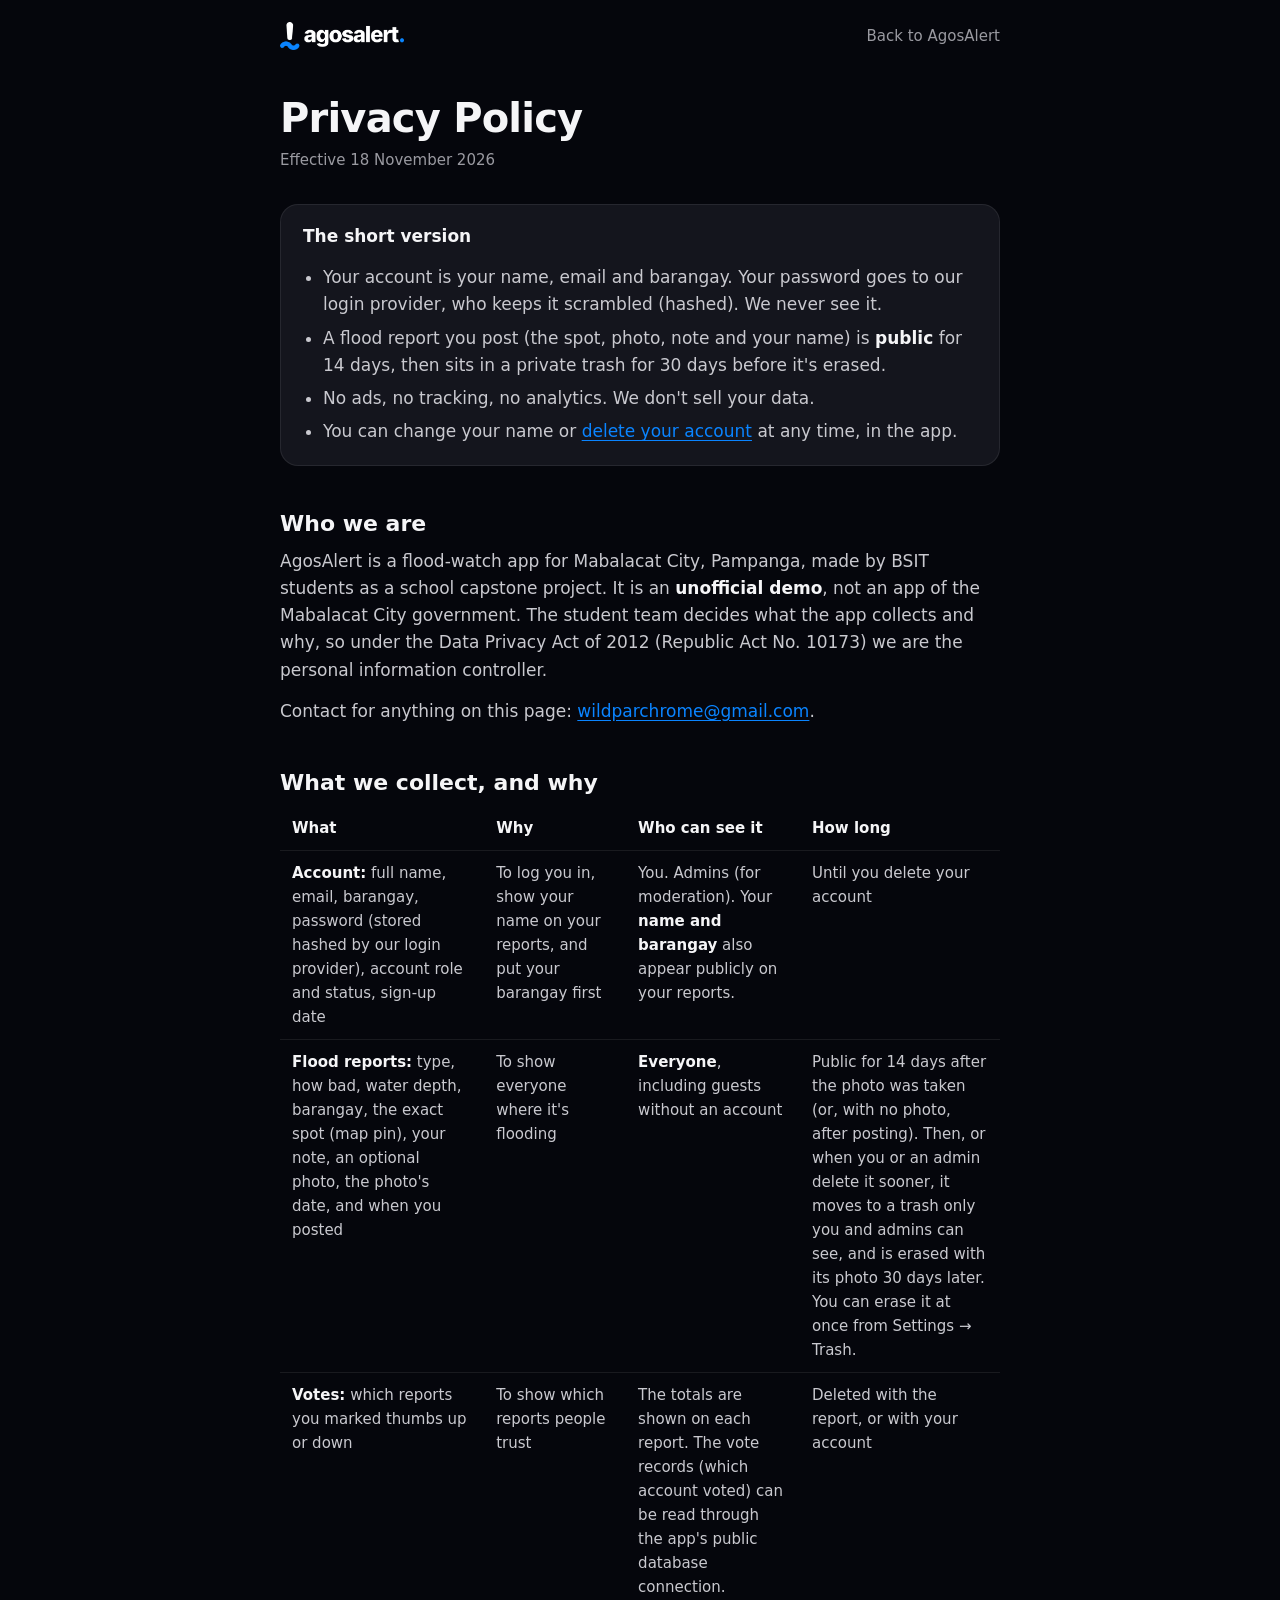
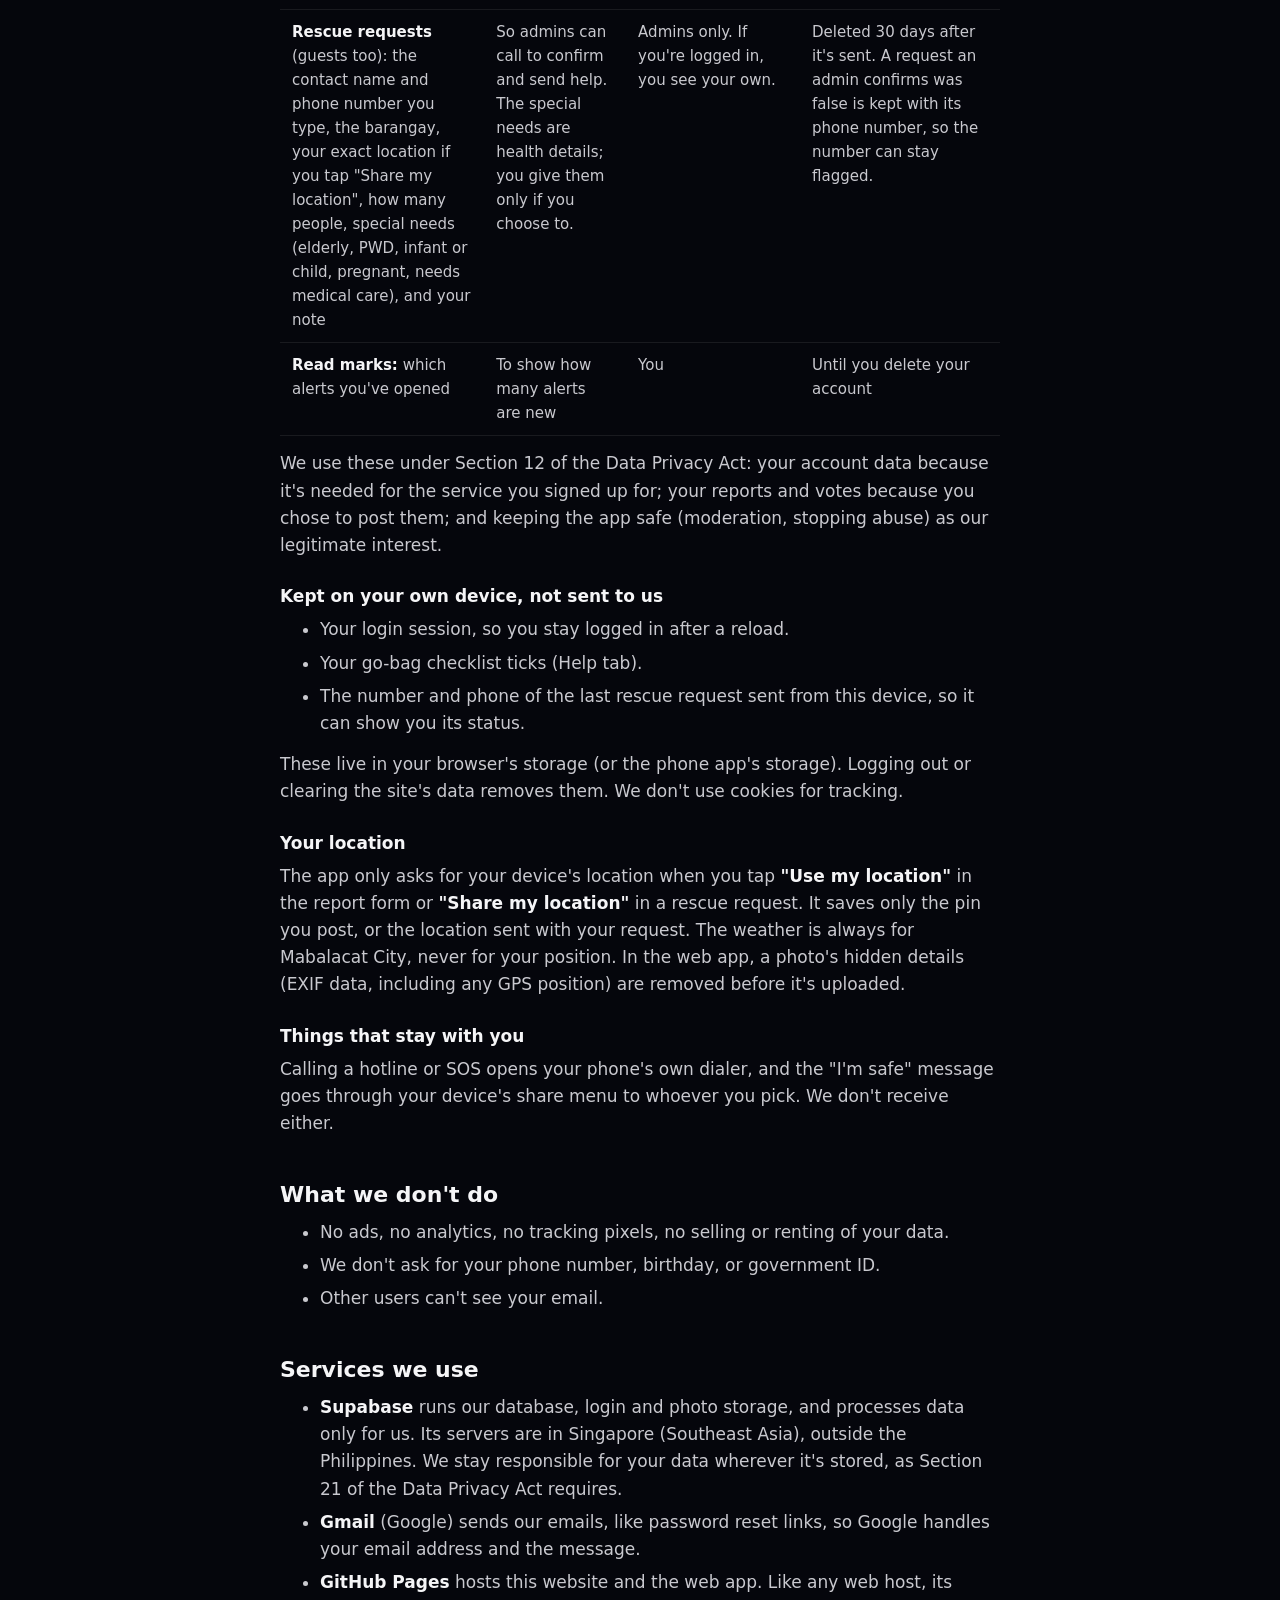
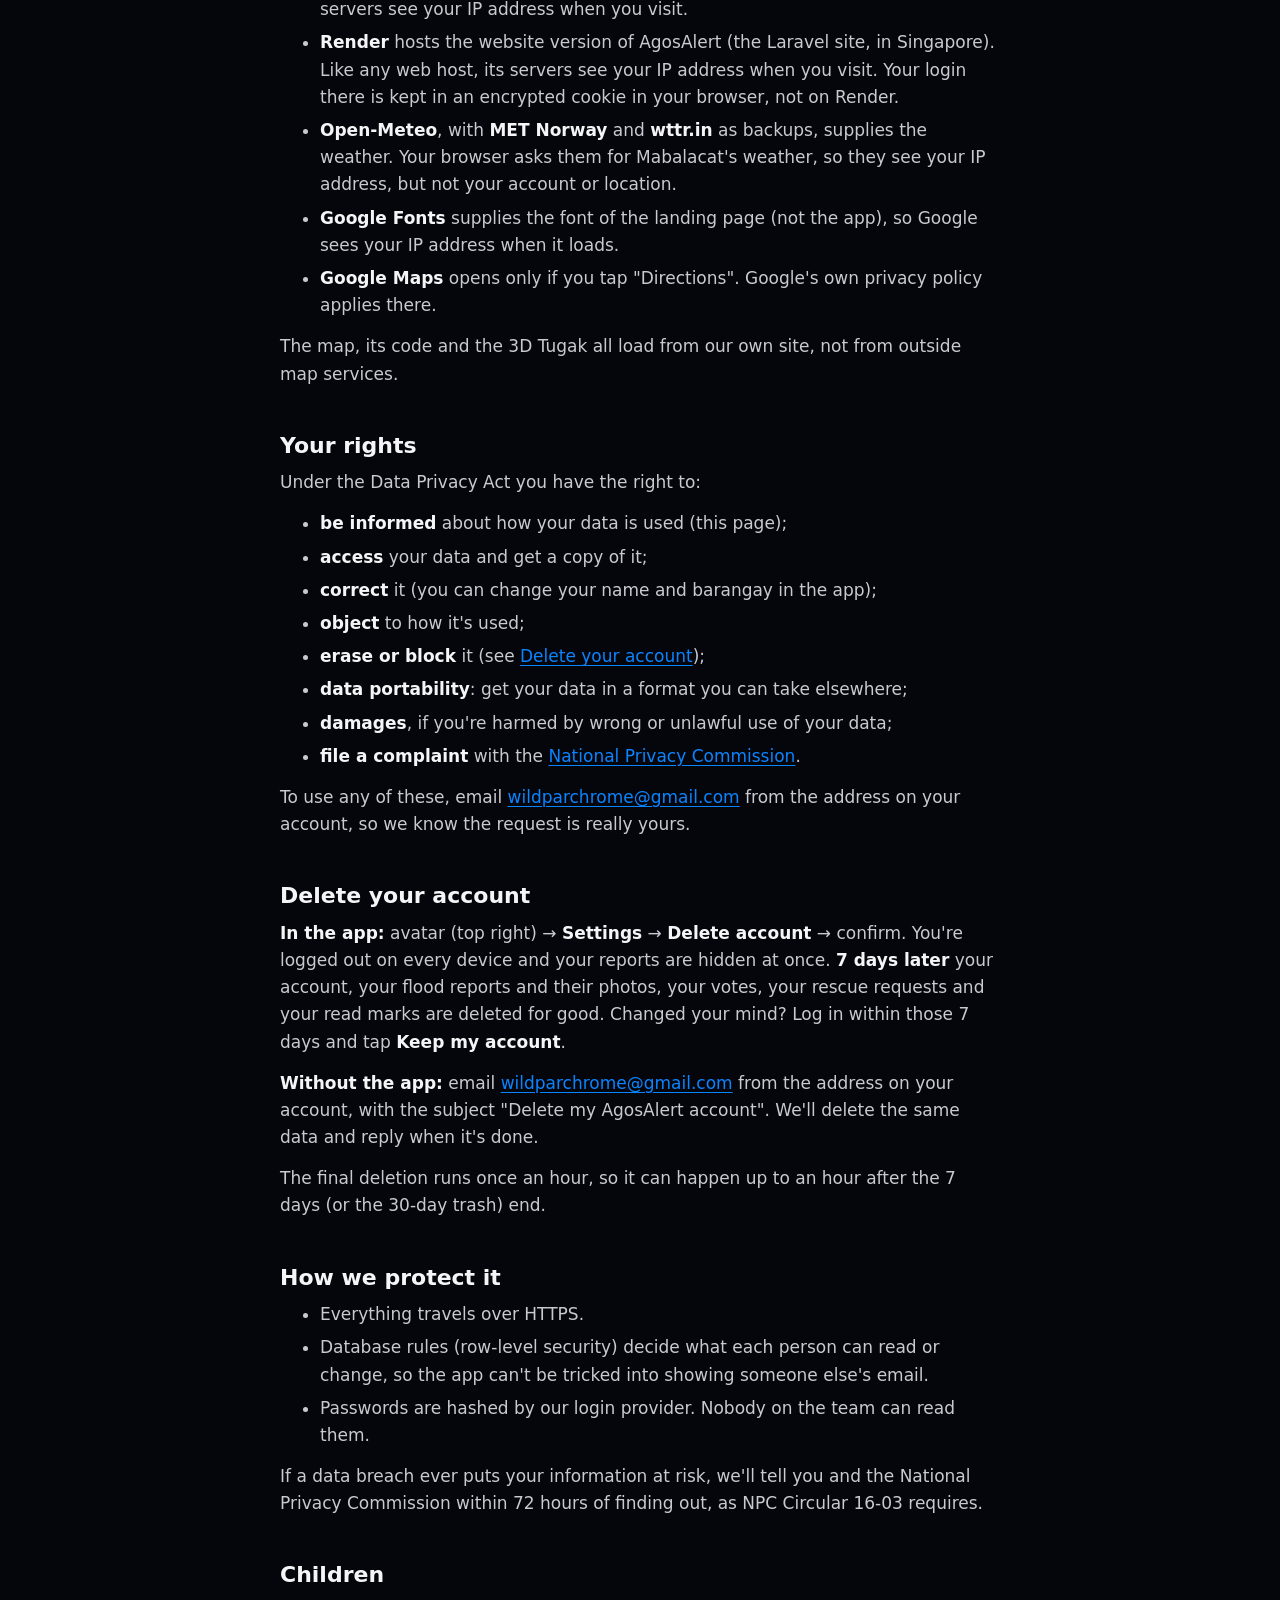
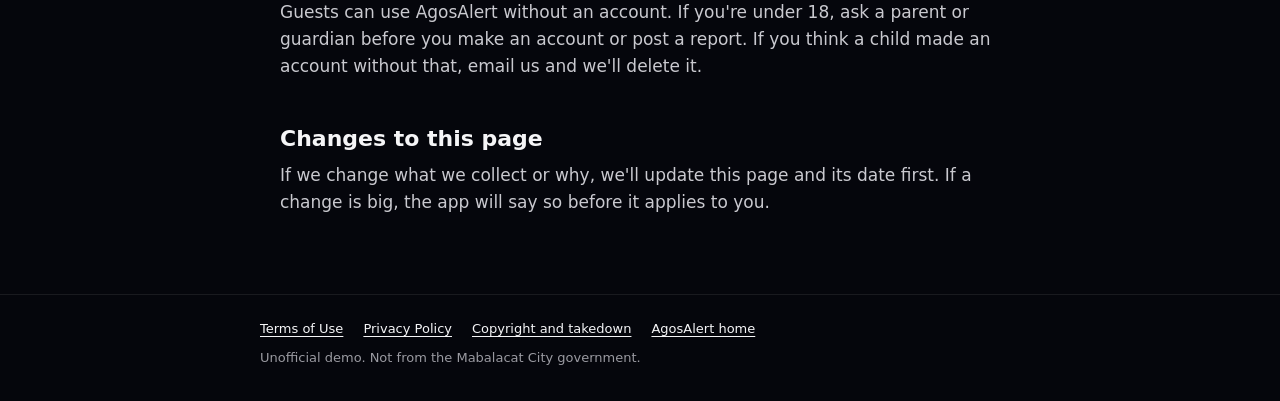
<file: landing/privacy.html>
<!DOCTYPE html>
<!--
  AgosAlert Privacy Policy. Written for RA 10173 (Data Privacy Act of
  2012) Sec. 16 "right to be informed" and Google Play's account deletion
  rule (#delete must stay: Play links straight to it). Keep it TRUE to the
  code: if the app starts collecting something new (supabase/*.sql, a new
  service), update this page in the same commit.
-->
<html lang="en">
<head>
  <meta charset="UTF-8">
  <meta name="viewport" content="width=device-width, initial-scale=1">
  <title>Privacy Policy · AgosAlert</title>
  <meta name="description" content="What AgosAlert collects, why, who sees it, how long it's kept, and how to delete your account.">
  <meta name="theme-color" content="#05060c">
  <meta name="color-scheme" content="dark">
  <link rel="icon" type="image/png" href="img/favicon.png">
  <link rel="stylesheet" href="legal.css">
</head>
<body>
  <header class="bar">
    <a href="./" aria-label="AgosAlert home"><img src="img/logo_wordmark_dark.png" alt="agosalert." width="132" height="30"></a>
    <a class="back" href="./">Back to AgosAlert</a>
  </header>

  <main>
    <h1>Privacy Policy</h1>
    <p class="date">Effective 18 November 2026</p>

    <div class="summary">
      <p><strong>The short version</strong></p>
      <ul>
        <li>Your account is your name, email and barangay. Your password goes to our login provider, who keeps it scrambled (hashed). We never see it.</li>
        <li>A flood report you post (the spot, photo, note and your name) is <strong>public</strong> for 14 days, then sits in a private trash for 30 days before it's erased.</li>
        <li>No ads, no tracking, no analytics. We don't sell your data.</li>
        <li>You can change your name or <a href="#delete">delete your account</a> at any time, in the app.</li>
      </ul>
    </div>

    <h2 id="who">Who we are</h2>
    <p>AgosAlert is a flood-watch app for Mabalacat City, Pampanga, made by BSIT students as a school capstone project. It is an <strong>unofficial demo</strong>, not an app of the Mabalacat City government. The student team decides what the app collects and why, so under the Data Privacy Act of 2012 (Republic Act No. 10173) we are the personal information controller.</p>
    <p>Contact for anything on this page: <a href="mailto:wildparchrome@gmail.com">wildparchrome@gmail.com</a>.</p>

    <h2 id="collect">What we collect, and why</h2>
    <div class="table-wrap">
      <table>
        <thead>
          <tr><th>What</th><th>Why</th><th>Who can see it</th><th>How long</th></tr>
        </thead>
        <tbody>
          <tr>
            <td data-label="What"><strong>Account:</strong> full name, email, barangay, password (stored hashed by our login provider), account role and status, sign-up date</td>
            <td data-label="Why">To log you in, show your name on your reports, and put your barangay first</td>
            <td data-label="Who can see it">You. Admins (for moderation). Your <strong>name and barangay</strong> also appear publicly on your reports.</td>
            <td data-label="How long">Until you delete your account</td>
          </tr>
          <tr>
            <td data-label="What"><strong>Flood reports:</strong> type, how bad, water depth, barangay, the exact spot (map pin), your note, an optional photo, the photo's date, and when you posted</td>
            <td data-label="Why">To show everyone where it's flooding</td>
            <td data-label="Who can see it"><strong>Everyone</strong>, including guests without an account</td>
            <td data-label="How long">Public for 14 days after the photo was taken (or, with no photo, after posting). Then, or when you or an admin delete it sooner, it moves to a trash only you and admins can see, and is erased with its photo 30 days later. You can erase it at once from Settings → Trash.</td>
          </tr>
          <tr>
            <td data-label="What"><strong>Votes:</strong> which reports you marked thumbs up or down</td>
            <td data-label="Why">To show which reports people trust</td>
            <td data-label="Who can see it">The totals are shown on each report. The vote records (which account voted) can be read through the app's public database connection.</td>
            <td data-label="How long">Deleted with the report, or with your account</td>
          </tr>
          <tr>
            <td data-label="What"><strong>Rescue requests</strong> (guests too): the contact name and phone number you type, the barangay, your exact location if you tap "Share my location", how many people, special needs (elderly, PWD, infant or child, pregnant, needs medical care), and your note</td>
            <td data-label="Why">So admins can call to confirm and send help. The special needs are health details; you give them only if you choose to.</td>
            <td data-label="Who can see it">Admins only. If you're logged in, you see your own.</td>
            <td data-label="How long">Deleted 30 days after it's sent. A request an admin confirms was false is kept with its phone number, so the number can stay flagged.</td>
          </tr>
          <tr>
            <td data-label="What"><strong>Read marks:</strong> which alerts you've opened</td>
            <td data-label="Why">To show how many alerts are new</td>
            <td data-label="Who can see it">You</td>
            <td data-label="How long">Until you delete your account</td>
          </tr>
        </tbody>
      </table>
    </div>
    <p>We use these under Section 12 of the Data Privacy Act: your account data because it's needed for the service you signed up for; your reports and votes because you chose to post them; and keeping the app safe (moderation, stopping abuse) as our legitimate interest.</p>

    <h3>Kept on your own device, not sent to us</h3>
    <ul>
      <li>Your login session, so you stay logged in after a reload.</li>
      <li>Your go-bag checklist ticks (Help tab).</li>
      <li>The number and phone of the last rescue request sent from this device, so it can show you its status.</li>
    </ul>
    <p>These live in your browser's storage (or the phone app's storage). Logging out or clearing the site's data removes them. We don't use cookies for tracking.</p>

    <h3>Your location</h3>
    <p>The app only asks for your device's location when you tap <strong>"Use my location"</strong> in the report form or <strong>"Share my location"</strong> in a rescue request. It saves only the pin you post, or the location sent with your request. The weather is always for Mabalacat City, never for your position. In the web app, a photo's hidden details (EXIF data, including any GPS position) are removed before it's uploaded.</p>

    <h3>Things that stay with you</h3>
    <p>Calling a hotline or SOS opens your phone's own dialer, and the "I'm safe" message goes through your device's share menu to whoever you pick. We don't receive either.</p>

    <h2 id="dont">What we don't do</h2>
    <ul>
      <li>No ads, no analytics, no tracking pixels, no selling or renting of your data.</li>
      <li>We don't ask for your phone number, birthday, or government ID.</li>
      <li>Other users can't see your email.</li>
    </ul>

    <h2 id="services">Services we use</h2>
    <ul>
      <li><strong>Supabase</strong> runs our database, login and photo storage, and processes data only for us. Its servers are in Singapore (Southeast Asia), outside the Philippines. We stay responsible for your data wherever it's stored, as Section 21 of the Data Privacy Act requires.</li>
      <li><strong>Gmail</strong> (Google) sends our emails, like password reset links, so Google handles your email address and the message.</li>
      <li><strong>GitHub Pages</strong> hosts this website and the web app. Like any web host, its servers see your IP address when you visit.</li>
      <li><strong>Render</strong> hosts the website version of AgosAlert (the Laravel site, in Singapore). Like any web host, its servers see your IP address when you visit. Your login there is kept in an encrypted cookie in your browser, not on Render.</li>
      <li><strong>Open-Meteo</strong>, with <strong>MET Norway</strong> and <strong>wttr.in</strong> as backups, supplies the weather. Your browser asks them for Mabalacat's weather, so they see your IP address, but not your account or location.</li>
      <li><strong>Google Fonts</strong> supplies the font of the landing page (not the app), so Google sees your IP address when it loads.</li>
      <li><strong>Google Maps</strong> opens only if you tap "Directions". Google's own privacy policy applies there.</li>
    </ul>
    <p>The map, its code and the 3D Tugak all load from our own site, not from outside map services.</p>

    <h2 id="rights">Your rights</h2>
    <p>Under the Data Privacy Act you have the right to:</p>
    <ul>
      <li><strong>be informed</strong> about how your data is used (this page);</li>
      <li><strong>access</strong> your data and get a copy of it;</li>
      <li><strong>correct</strong> it (you can change your name and barangay in the app);</li>
      <li><strong>object</strong> to how it's used;</li>
      <li><strong>erase or block</strong> it (see <a href="#delete">Delete your account</a>);</li>
      <li><strong>data portability</strong>: get your data in a format you can take elsewhere;</li>
      <li><strong>damages</strong>, if you're harmed by wrong or unlawful use of your data;</li>
      <li><strong>file a complaint</strong> with the <a href="https://privacy.gov.ph/" target="_blank" rel="noopener">National Privacy Commission</a>.</li>
    </ul>
    <p>To use any of these, email <a href="mailto:wildparchrome@gmail.com">wildparchrome@gmail.com</a> from the address on your account, so we know the request is really yours.</p>

    <h2 id="delete">Delete your account</h2>
    <p><strong>In the app:</strong> avatar (top right) → <strong>Settings</strong> → <strong>Delete account</strong> → confirm. You're logged out on every device and your reports are hidden at once. <strong>7 days later</strong> your account, your flood reports and their photos, your votes, your rescue requests and your read marks are deleted for good. Changed your mind? Log in within those 7 days and tap <strong>Keep my account</strong>.</p>
    <p><strong>Without the app:</strong> email <a href="mailto:wildparchrome@gmail.com?subject=Delete%20my%20AgosAlert%20account">wildparchrome@gmail.com</a> from the address on your account, with the subject "Delete my AgosAlert account". We'll delete the same data and reply when it's done.</p>
    <p>The final deletion runs once an hour, so it can happen up to an hour after the 7 days (or the 30-day trash) end.</p>

    <h2 id="security">How we protect it</h2>
    <ul>
      <li>Everything travels over HTTPS.</li>
      <li>Database rules (row-level security) decide what each person can read or change, so the app can't be tricked into showing someone else's email.</li>
      <li>Passwords are hashed by our login provider. Nobody on the team can read them.</li>
    </ul>
    <p>If a data breach ever puts your information at risk, we'll tell you and the National Privacy Commission within 72 hours of finding out, as NPC Circular 16-03 requires.</p>

    <h2 id="kids">Children</h2>
    <p>Guests can use AgosAlert without an account. If you're under 18, ask a parent or guardian before you make an account or post a report. If you think a child made an account without that, email us and we'll delete it.</p>

    <h2 id="changes">Changes to this page</h2>
    <p>If we change what we collect or why, we'll update this page and its date first. If a change is big, the app will say so before it applies to you.</p>
  </main>

  <footer>
    <div>
      <a href="terms.html">Terms of Use</a>
      <a href="privacy.html">Privacy Policy</a>
      <a href="takedown.html">Copyright and takedown</a>
      <a href="./">AgosAlert home</a>
      <span>Unofficial demo. Not from the Mabalacat City government.</span>
    </div>
  </footer>
</body>
</html>
</file>
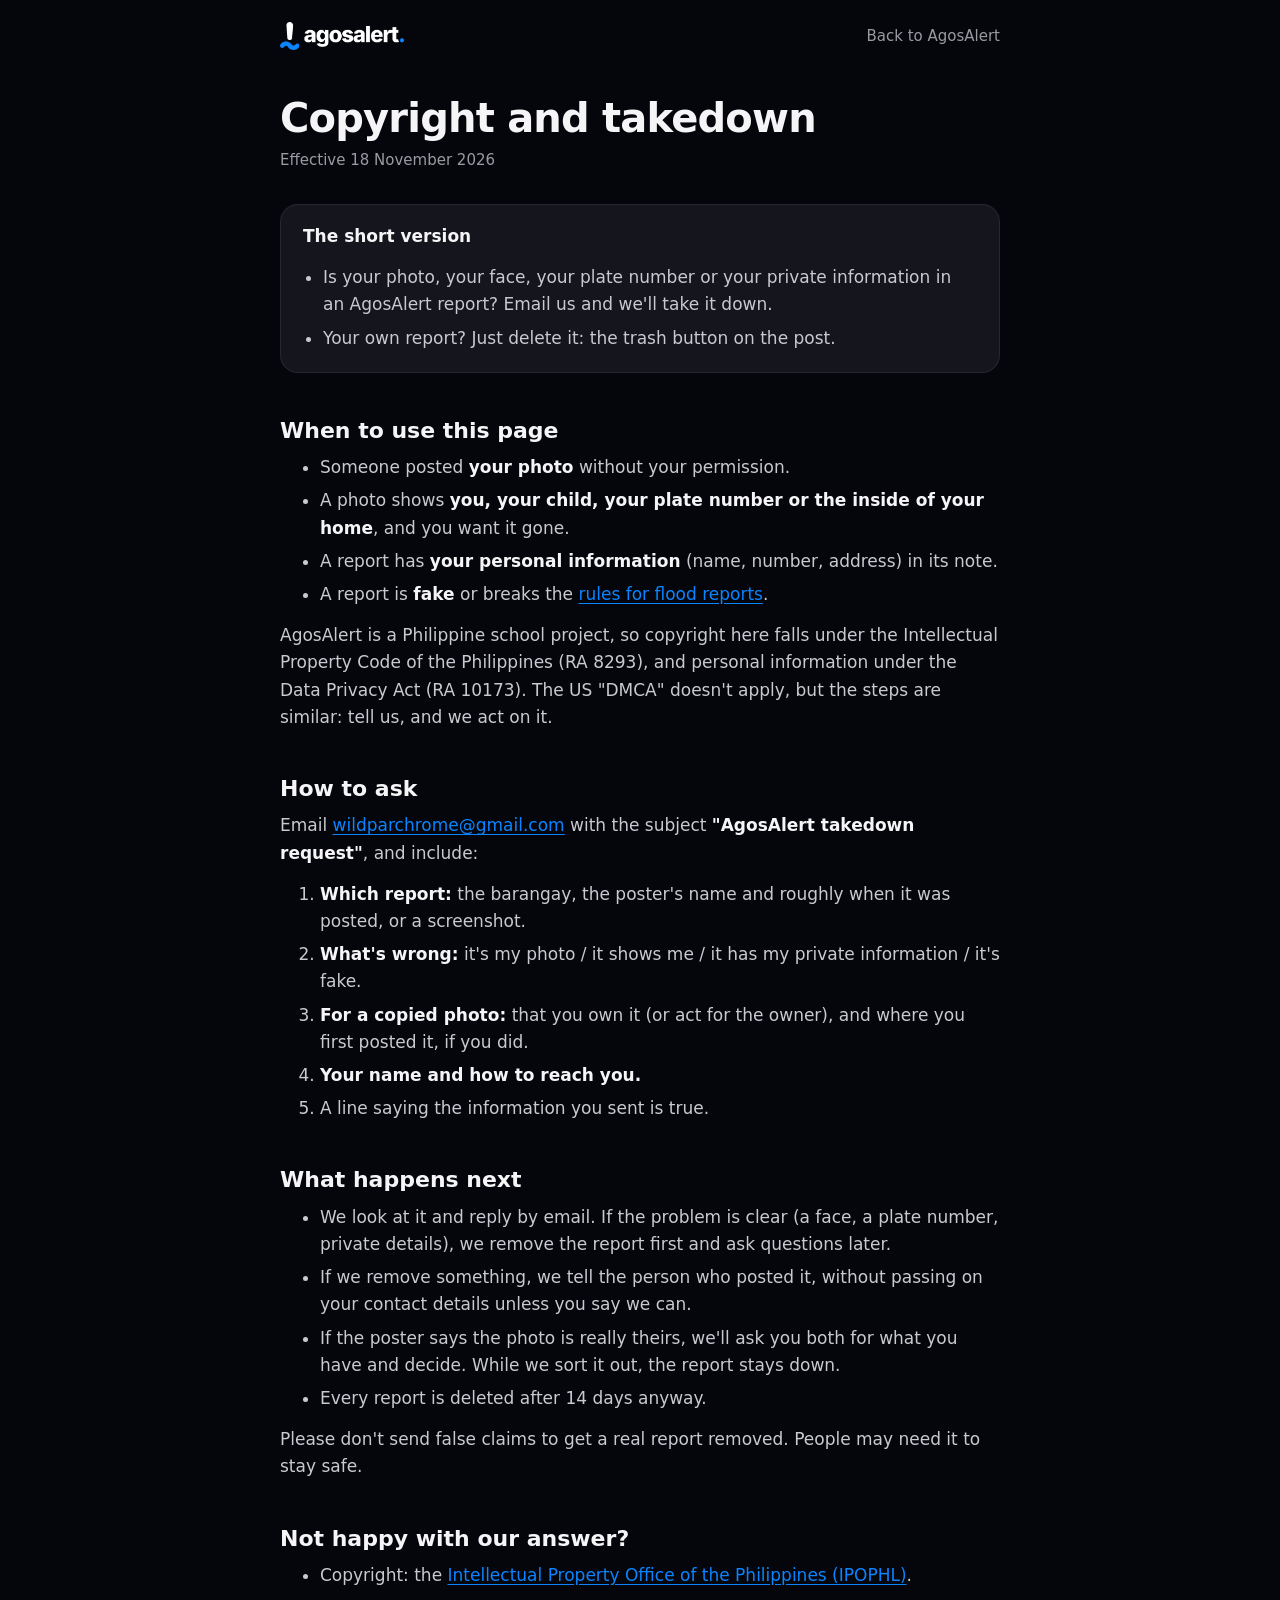
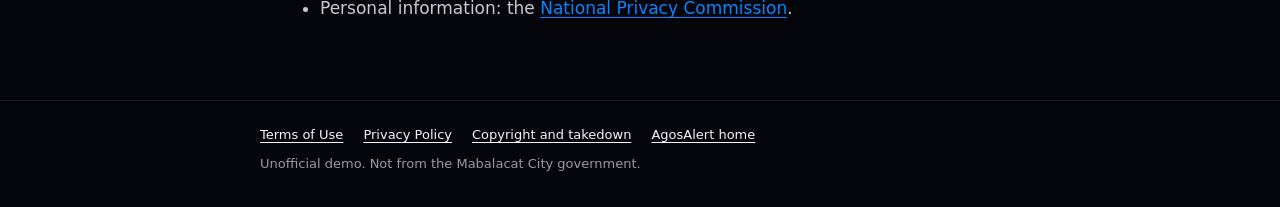
<file: landing/takedown.html>
<!DOCTYPE html>
<!--
  AgosAlert copyright + takedown page. NOT a "DMCA" page on purpose: the
  DMCA is US law; AgosAlert is Philippine, where copyright is RA 8293 (IP
  Code) and online takedowns go to the platform first, then IPOPHL.
-->
<html lang="en">
<head>
  <meta charset="UTF-8">
  <meta name="viewport" content="width=device-width, initial-scale=1">
  <title>Copyright and Takedown · AgosAlert</title>
  <meta name="description" content="How to ask AgosAlert to remove a photo or report that's yours, shows you, or breaks the rules.">
  <meta name="theme-color" content="#05060c">
  <meta name="color-scheme" content="dark">
  <link rel="icon" type="image/png" href="img/favicon.png">
  <link rel="stylesheet" href="legal.css">
</head>
<body>
  <header class="bar">
    <a href="./" aria-label="AgosAlert home"><img src="img/logo_wordmark_dark.png" alt="agosalert." width="132" height="30"></a>
    <a class="back" href="./">Back to AgosAlert</a>
  </header>

  <main>
    <h1>Copyright and takedown</h1>
    <p class="date">Effective 18 November 2026</p>

    <div class="summary">
      <p><strong>The short version</strong></p>
      <ul>
        <li>Is your photo, your face, your plate number or your private information in an AgosAlert report? Email us and we'll take it down.</li>
        <li>Your own report? Just delete it: the trash button on the post.</li>
      </ul>
    </div>

    <h2 id="who">When to use this page</h2>
    <ul>
      <li>Someone posted <strong>your photo</strong> without your permission.</li>
      <li>A photo shows <strong>you, your child, your plate number or the inside of your home</strong>, and you want it gone.</li>
      <li>A report has <strong>your personal information</strong> (name, number, address) in its note.</li>
      <li>A report is <strong>fake</strong> or breaks the <a href="terms.html#rules">rules for flood reports</a>.</li>
    </ul>
    <p>AgosAlert is a Philippine school project, so copyright here falls under the Intellectual Property Code of the Philippines (RA 8293), and personal information under the Data Privacy Act (RA 10173). The US "DMCA" doesn't apply, but the steps are similar: tell us, and we act on it.</p>

    <h2 id="how">How to ask</h2>
    <p>Email <a href="mailto:wildparchrome@gmail.com?subject=AgosAlert%20takedown%20request">wildparchrome@gmail.com</a> with the subject <strong>"AgosAlert takedown request"</strong>, and include:</p>
    <ol>
      <li><strong>Which report:</strong> the barangay, the poster's name and roughly when it was posted, or a screenshot.</li>
      <li><strong>What's wrong:</strong> it's my photo / it shows me / it has my private information / it's fake.</li>
      <li><strong>For a copied photo:</strong> that you own it (or act for the owner), and where you first posted it, if you did.</li>
      <li><strong>Your name and how to reach you.</strong></li>
      <li>A line saying the information you sent is true.</li>
    </ol>

    <h2 id="what-we-do">What happens next</h2>
    <ul>
      <li>We look at it and reply by email. If the problem is clear (a face, a plate number, private details), we remove the report first and ask questions later.</li>
      <li>If we remove something, we tell the person who posted it, without passing on your contact details unless you say we can.</li>
      <li>If the poster says the photo is really theirs, we'll ask you both for what you have and decide. While we sort it out, the report stays down.</li>
      <li>Every report is deleted after 14 days anyway.</li>
    </ul>
    <p>Please don't send false claims to get a real report removed. People may need it to stay safe.</p>

    <h2 id="escalate">Not happy with our answer?</h2>
    <ul>
      <li>Copyright: the <a href="https://www.ipophl.gov.ph/" target="_blank" rel="noopener">Intellectual Property Office of the Philippines (IPOPHL)</a>.</li>
      <li>Personal information: the <a href="https://privacy.gov.ph/" target="_blank" rel="noopener">National Privacy Commission</a>.</li>
    </ul>
  </main>

  <footer>
    <div>
      <a href="terms.html">Terms of Use</a>
      <a href="privacy.html">Privacy Policy</a>
      <a href="takedown.html">Copyright and takedown</a>
      <a href="./">AgosAlert home</a>
      <span>Unofficial demo. Not from the Mabalacat City government.</span>
    </div>
  </footer>
</body>
</html>
</file>
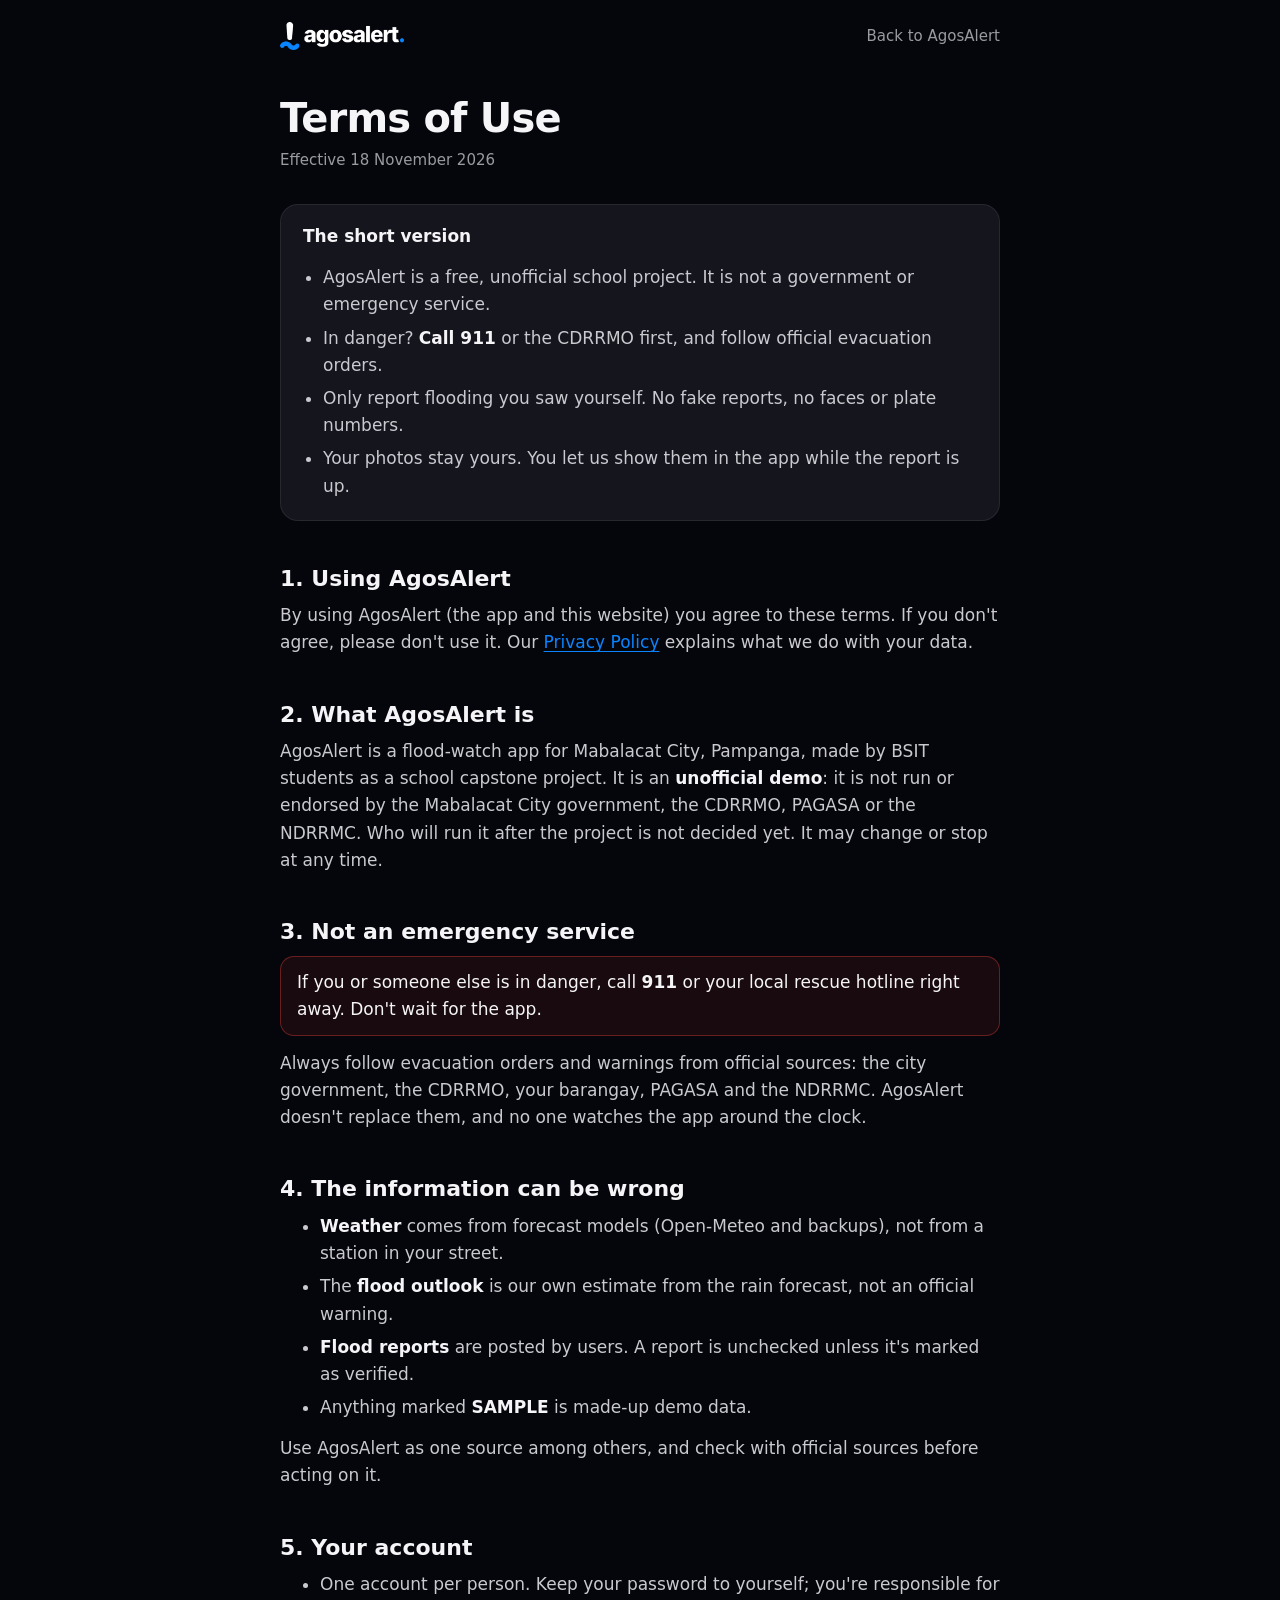
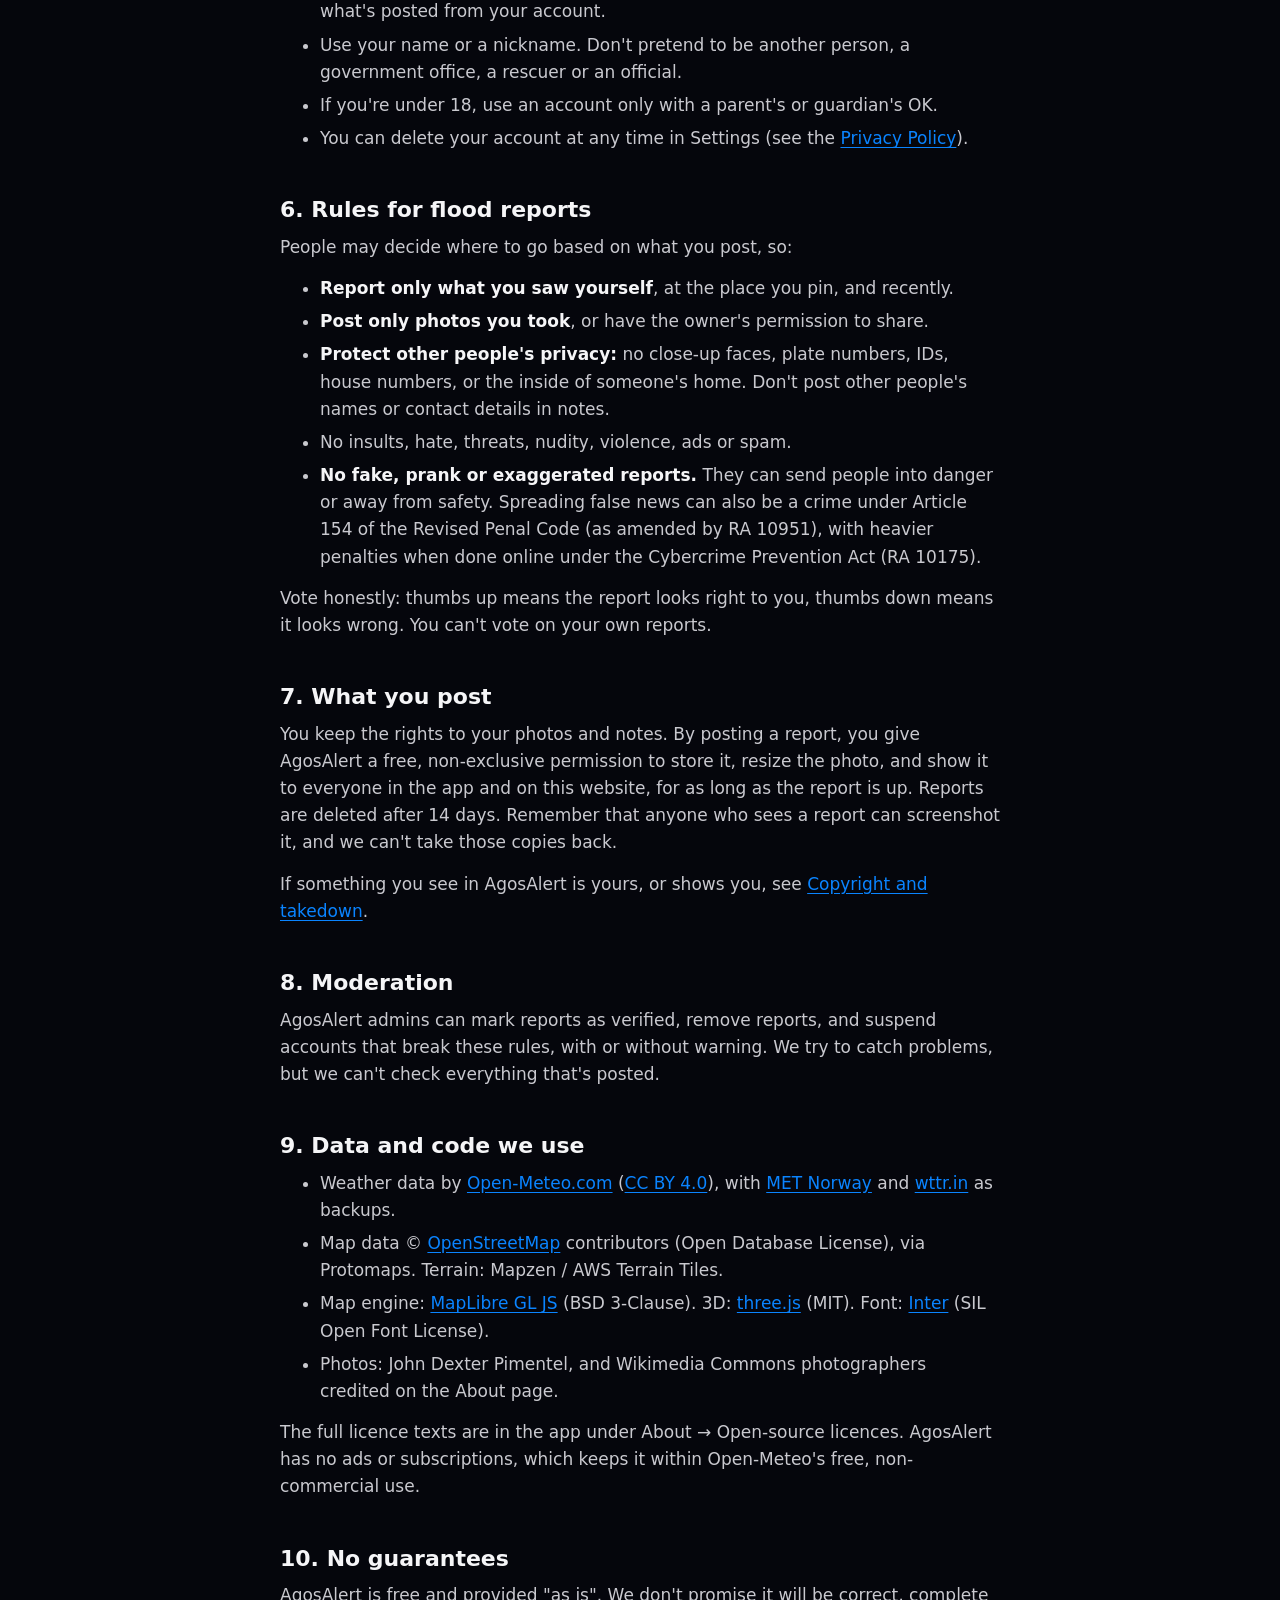
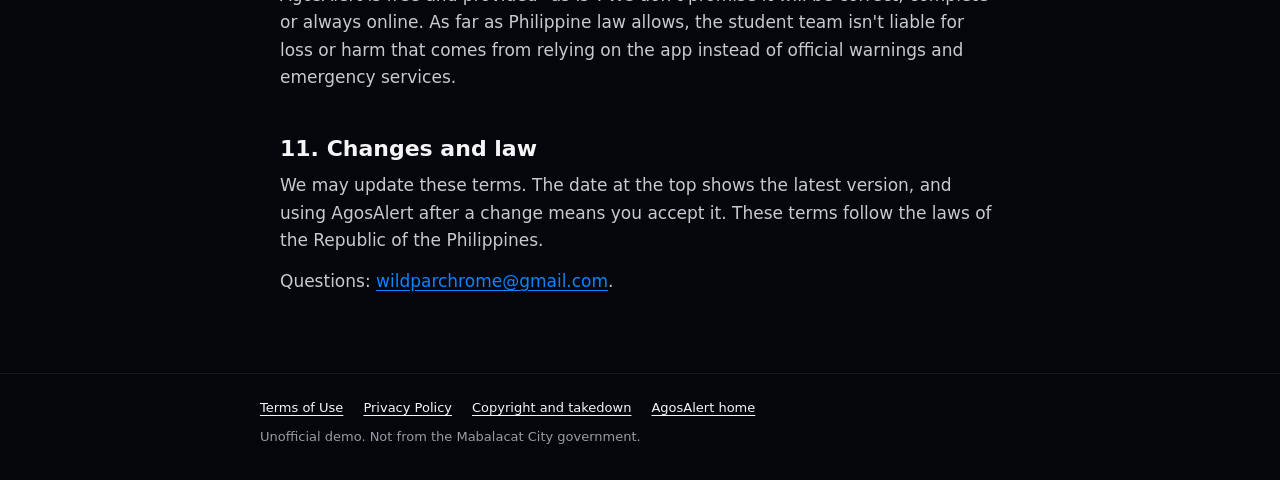
<file: landing/terms.html>
<!DOCTYPE html>
<!--
  AgosAlert Terms of Use. The rules for using the app and posting flood
  reports, the "not an emergency service" notice, and the data/licence
  credits. Keep the posting rules in sync with the report form.
-->
<html lang="en">
<head>
  <meta charset="UTF-8">
  <meta name="viewport" content="width=device-width, initial-scale=1">
  <title>Terms of Use · AgosAlert</title>
  <meta name="description" content="The rules for using AgosAlert and posting flood reports.">
  <meta name="theme-color" content="#05060c">
  <meta name="color-scheme" content="dark">
  <link rel="icon" type="image/png" href="img/favicon.png">
  <link rel="stylesheet" href="legal.css">
</head>
<body>
  <header class="bar">
    <a href="./" aria-label="AgosAlert home"><img src="img/logo_wordmark_dark.png" alt="agosalert." width="132" height="30"></a>
    <a class="back" href="./">Back to AgosAlert</a>
  </header>

  <main>
    <h1>Terms of Use</h1>
    <p class="date">Effective 18 November 2026</p>

    <div class="summary">
      <p><strong>The short version</strong></p>
      <ul>
        <li>AgosAlert is a free, unofficial school project. It is not a government or emergency service.</li>
        <li>In danger? <strong>Call 911</strong> or the CDRRMO first, and follow official evacuation orders.</li>
        <li>Only report flooding you saw yourself. No fake reports, no faces or plate numbers.</li>
        <li>Your photos stay yours. You let us show them in the app while the report is up.</li>
      </ul>
    </div>

    <h2 id="agree">1. Using AgosAlert</h2>
    <p>By using AgosAlert (the app and this website) you agree to these terms. If you don't agree, please don't use it. Our <a href="privacy.html">Privacy Policy</a> explains what we do with your data.</p>

    <h2 id="what">2. What AgosAlert is</h2>
    <p>AgosAlert is a flood-watch app for Mabalacat City, Pampanga, made by BSIT students as a school capstone project. It is an <strong>unofficial demo</strong>: it is not run or endorsed by the Mabalacat City government, the CDRRMO, PAGASA or the NDRRMC. Who will run it after the project is not decided yet. It may change or stop at any time.</p>

    <h2 id="emergency">3. Not an emergency service</h2>
    <p class="urgent">If you or someone else is in danger, call <strong>911</strong> or your local rescue hotline right away. Don't wait for the app.</p>
    <p>Always follow evacuation orders and warnings from official sources: the city government, the CDRRMO, your barangay, PAGASA and the NDRRMC. AgosAlert doesn't replace them, and no one watches the app around the clock.</p>

    <h2 id="accuracy">4. The information can be wrong</h2>
    <ul>
      <li><strong>Weather</strong> comes from forecast models (Open-Meteo and backups), not from a station in your street.</li>
      <li>The <strong>flood outlook</strong> is our own estimate from the rain forecast, not an official warning.</li>
      <li><strong>Flood reports</strong> are posted by users. A report is unchecked unless it's marked as verified.</li>
      <li>Anything marked <strong>SAMPLE</strong> is made-up demo data.</li>
    </ul>
    <p>Use AgosAlert as one source among others, and check with official sources before acting on it.</p>

    <h2 id="accounts">5. Your account</h2>
    <ul>
      <li>One account per person. Keep your password to yourself; you're responsible for what's posted from your account.</li>
      <li>Use your name or a nickname. Don't pretend to be another person, a government office, a rescuer or an official.</li>
      <li>If you're under 18, use an account only with a parent's or guardian's OK.</li>
      <li>You can delete your account at any time in Settings (see the <a href="privacy.html#delete">Privacy Policy</a>).</li>
    </ul>

    <h2 id="rules">6. Rules for flood reports</h2>
    <p>People may decide where to go based on what you post, so:</p>
    <ul>
      <li><strong>Report only what you saw yourself</strong>, at the place you pin, and recently.</li>
      <li><strong>Post only photos you took</strong>, or have the owner's permission to share.</li>
      <li><strong>Protect other people's privacy:</strong> no close-up faces, plate numbers, IDs, house numbers, or the inside of someone's home. Don't post other people's names or contact details in notes.</li>
      <li>No insults, hate, threats, nudity, violence, ads or spam.</li>
      <li><strong>No fake, prank or exaggerated reports.</strong> They can send people into danger or away from safety. Spreading false news can also be a crime under Article 154 of the Revised Penal Code (as amended by RA 10951), with heavier penalties when done online under the Cybercrime Prevention Act (RA 10175).</li>
    </ul>
    <p>Vote honestly: thumbs up means the report looks right to you, thumbs down means it looks wrong. You can't vote on your own reports.</p>

    <h2 id="content">7. What you post</h2>
    <p>You keep the rights to your photos and notes. By posting a report, you give AgosAlert a free, non-exclusive permission to store it, resize the photo, and show it to everyone in the app and on this website, for as long as the report is up. Reports are deleted after 14 days. Remember that anyone who sees a report can screenshot it, and we can't take those copies back.</p>
    <p>If something you see in AgosAlert is yours, or shows you, see <a href="takedown.html">Copyright and takedown</a>.</p>

    <h2 id="moderation">8. Moderation</h2>
    <p>AgosAlert admins can mark reports as verified, remove reports, and suspend accounts that break these rules, with or without warning. We try to catch problems, but we can't check everything that's posted.</p>

    <h2 id="credits">9. Data and code we use</h2>
    <ul>
      <li>Weather data by <a href="https://open-meteo.com/" target="_blank" rel="noopener">Open-Meteo.com</a> (<a href="https://creativecommons.org/licenses/by/4.0/" target="_blank" rel="noopener">CC BY 4.0</a>), with <a href="https://api.met.no/" target="_blank" rel="noopener">MET Norway</a> and <a href="https://wttr.in/" target="_blank" rel="noopener">wttr.in</a> as backups.</li>
      <li>Map data © <a href="https://www.openstreetmap.org/copyright" target="_blank" rel="noopener">OpenStreetMap</a> contributors (Open Database License), via Protomaps. Terrain: Mapzen / AWS Terrain Tiles.</li>
      <li>Map engine: <a href="https://maplibre.org/" target="_blank" rel="noopener">MapLibre GL JS</a> (BSD 3-Clause). 3D: <a href="https://threejs.org/" target="_blank" rel="noopener">three.js</a> (MIT). Font: <a href="https://rsms.me/inter/" target="_blank" rel="noopener">Inter</a> (SIL Open Font License).</li>
      <li>Photos: John Dexter Pimentel, and Wikimedia Commons photographers credited on the About page.</li>
    </ul>
    <p>The full licence texts are in the app under About → Open-source licences. AgosAlert has no ads or subscriptions, which keeps it within Open-Meteo's free, non-commercial use.</p>

    <h2 id="warranty">10. No guarantees</h2>
    <p>AgosAlert is free and provided "as is". We don't promise it will be correct, complete or always online. As far as Philippine law allows, the student team isn't liable for loss or harm that comes from relying on the app instead of official warnings and emergency services.</p>

    <h2 id="changes">11. Changes and law</h2>
    <p>We may update these terms. The date at the top shows the latest version, and using AgosAlert after a change means you accept it. These terms follow the laws of the Republic of the Philippines.</p>
    <p>Questions: <a href="mailto:wildparchrome@gmail.com">wildparchrome@gmail.com</a>.</p>
  </main>

  <footer>
    <div>
      <a href="terms.html">Terms of Use</a>
      <a href="privacy.html">Privacy Policy</a>
      <a href="takedown.html">Copyright and takedown</a>
      <a href="./">AgosAlert home</a>
      <span>Unofficial demo. Not from the Mabalacat City government.</span>
    </div>
  </footer>
</body>
</html>
</file>
<file: landing/legal.css>
/* The legal pages (privacy.html, terms.html, takedown.html): the
   landing page's night colors (tokens from landing.css :root), no sky or
   animation, one readable column. */
:root {
  color-scheme: dark;
  --blue: #0A84FF;
  --text: #F5F5F7;
  --body: #C9C9CF;
  --muted: #9A9AA1;
  --page: #05060c;
  --surface: #14151d;
  --border: rgba(255, 255, 255, .08);
  --font: -apple-system, BlinkMacSystemFont, "Inter", system-ui, "Segoe UI", Roboto, sans-serif;
}

*, *::before, *::after { box-sizing: border-box; }
html { -webkit-text-size-adjust: 100%; scroll-behavior: smooth; }
body {
  margin: 0;
  font-family: var(--font);
  background: var(--page);
  color: var(--body);
  font-size: 17px;
  line-height: 1.6;
  -webkit-font-smoothing: antialiased;
}
a { color: var(--blue); text-underline-offset: 3px; }

.bar {
  display: flex; align-items: center; justify-content: space-between; gap: 16px;
  max-width: 760px; margin: 0 auto; padding: 22px 20px;
}
.bar img { height: 28px; width: auto; display: block; }
.bar a.back { color: var(--muted); font-size: 15px; text-decoration: none; }
.bar a.back:hover { color: var(--text); }

main { max-width: 760px; margin: 0 auto; padding: 24px 20px 64px; }
h1 {
  color: var(--text); font-size: 40px; line-height: 1.1; letter-spacing: -.02em;
  margin: 0 0 8px; font-weight: 700;
}
.date { color: var(--muted); font-size: 15px; margin: 0 0 32px; }
h2 {
  color: var(--text); font-size: 22px; line-height: 1.25; margin: 44px 0 10px;
  font-weight: 700; scroll-margin-top: 20px;
}
h3 { color: var(--text); font-size: 17px; margin: 24px 0 6px; }
p, ul, ol { margin: 0 0 14px; }
li { margin-bottom: 6px; }
strong { color: var(--text); }

/* The short version at the top of each page. */
.summary {
  background: var(--surface); border: 1px solid var(--border); border-radius: 18px;
  padding: 18px 22px 6px; margin-bottom: 8px;
}
.summary ul { padding-left: 20px; }

/* An emergency line: the only red on these pages. */
.urgent {
  border: 1px solid rgba(255, 69, 58, .35); padding: 12px 16px; margin: 0 0 14px;
  background: rgba(255, 69, 58, .08); border-radius: 14px; color: var(--text);
}

.table-wrap { overflow-x: auto; margin: 0 0 14px; }
table { width: 100%; border-collapse: collapse; font-size: 15px; min-width: 560px; }
th, td { text-align: left; vertical-align: top; padding: 10px 12px; border-bottom: 1px solid var(--border); }
th { color: var(--text); font-weight: 600; }

footer {
  border-top: 1px solid var(--border); color: var(--muted); font-size: 13px;
  padding: 24px 20px 32px;
}
footer div { max-width: 760px; margin: 0 auto; display: flex; flex-wrap: wrap; gap: 8px 20px; }
footer a { color: var(--text); }

@media (max-width: 560px) {
  body { font-size: 16px; }
  h1 { font-size: 32px; }
  /* The table becomes one card per row, each cell labelled. */
  table { min-width: 0; }
  thead { display: none; }
  table, tbody, tr, td { display: block; }
  tr { background: var(--surface); border: 1px solid var(--border); border-radius: 16px; padding: 6px 16px; margin-bottom: 12px; }
  td { padding: 8px 0; }
  td:last-child { border-bottom: 0; }
  td[data-label]:not(:first-child)::before { content: attr(data-label); display: block; color: var(--muted); font-size: 13px; }
}
</file>
